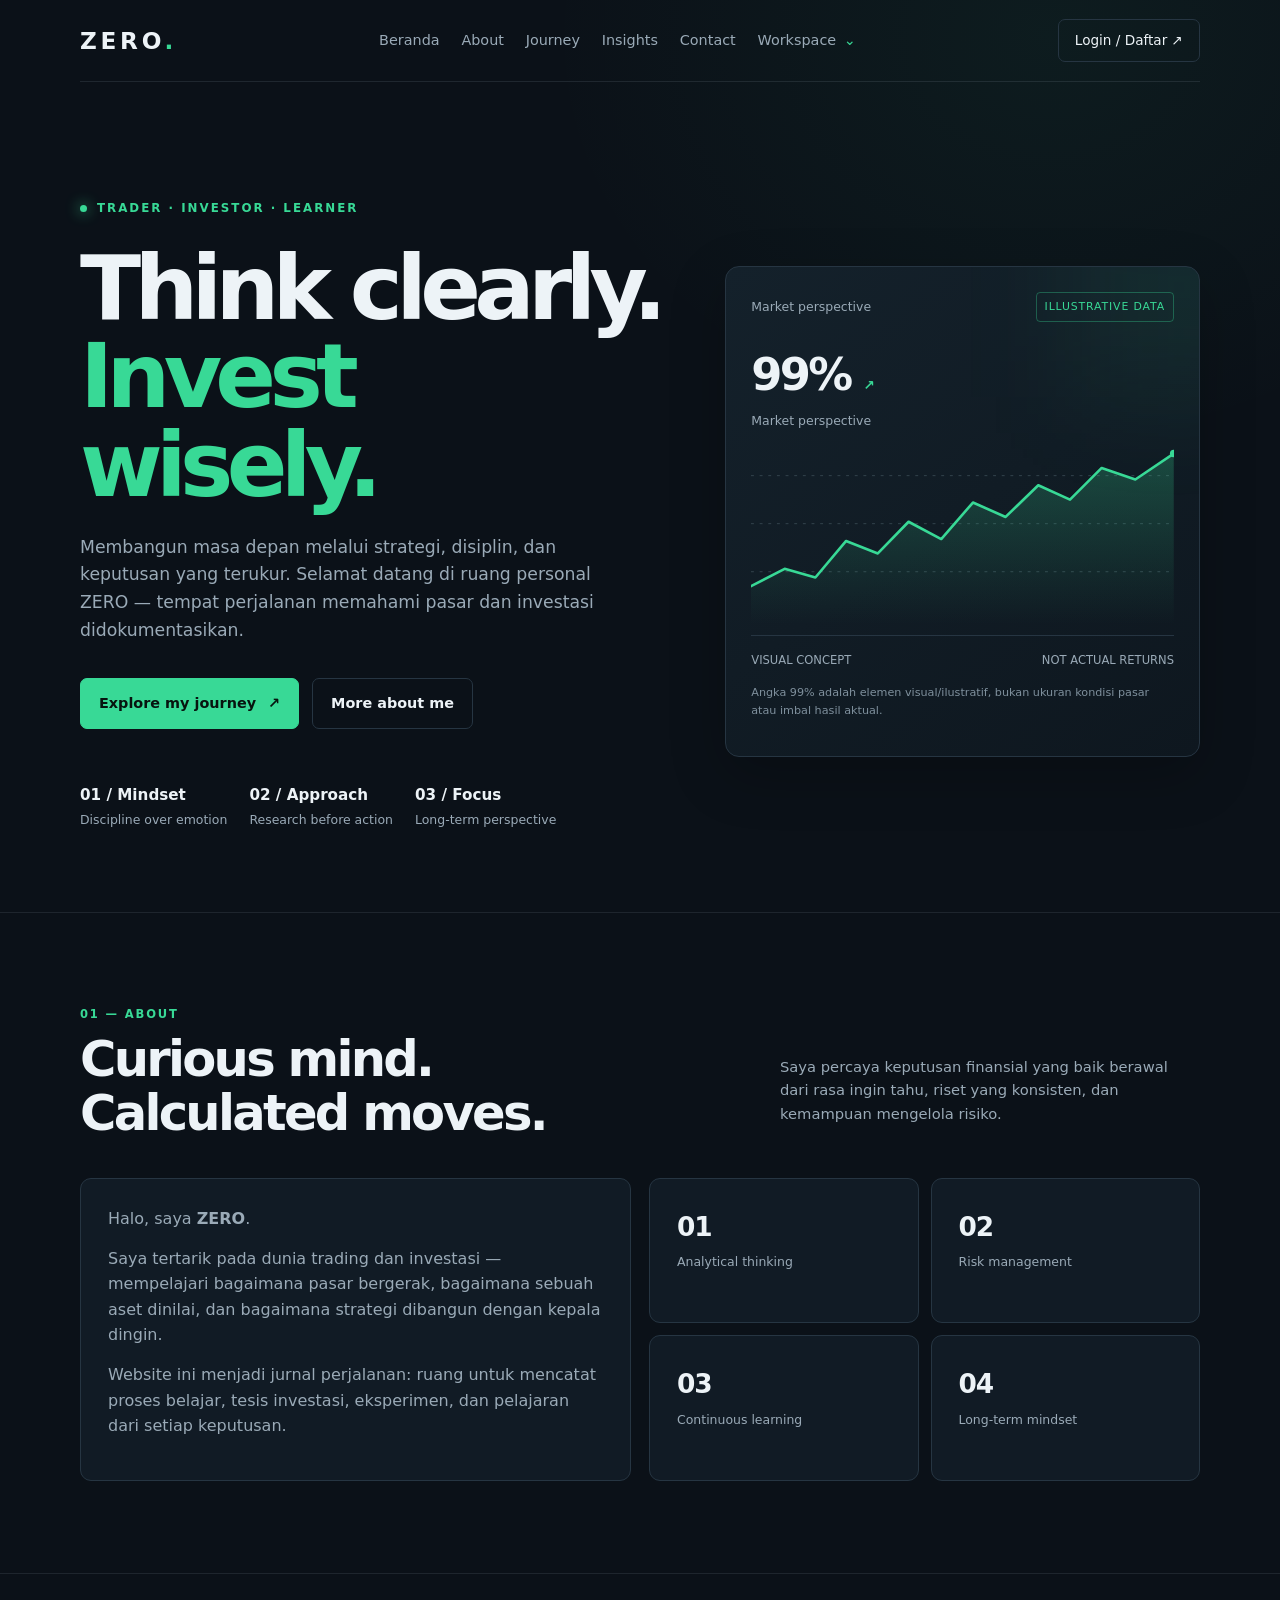
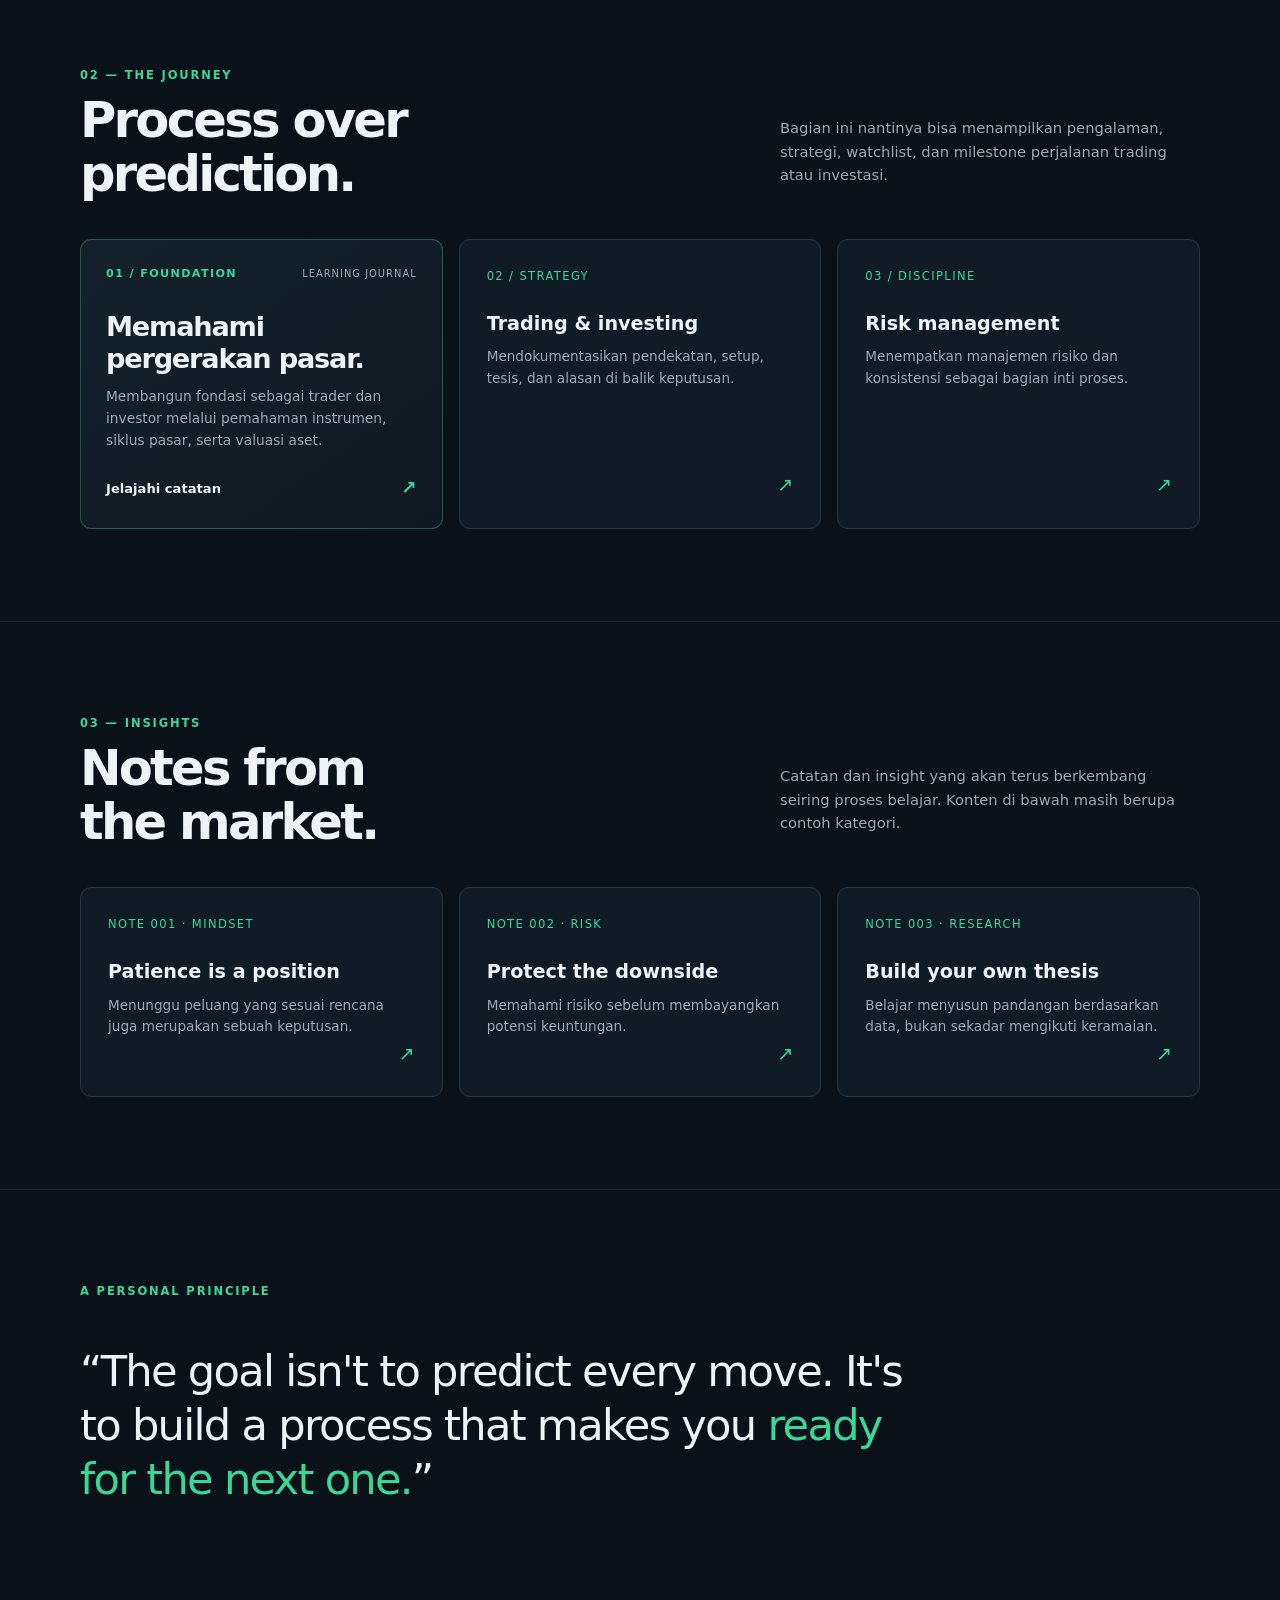
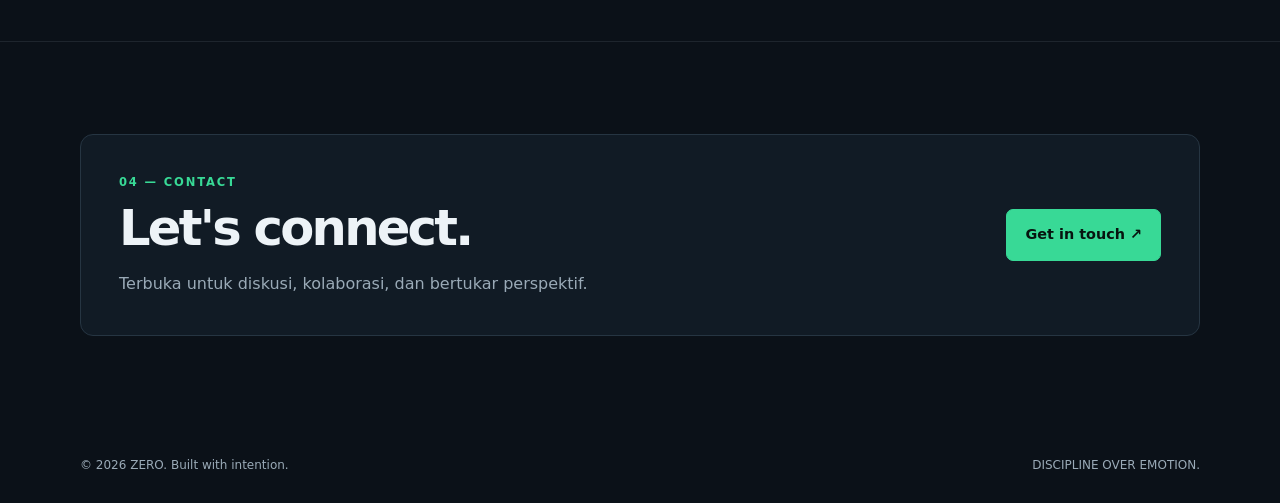
<file: index.html>
<!doctype html>
<html lang="id">
<head>
  <meta charset="utf-8">
  <meta name="viewport" content="width=device-width, initial-scale=1">
  <meta name="theme-color" content="#0b1118">
  <meta name="description" content="ZERO — personal portfolio tentang trading, investasi, strategi, dan disiplin finansial.">
  <title>ZERO — Trader & Investor Portfolio</title>
  <style>
    :root{--bg:#0b1118;--panel:#111b25;--panel2:#15222d;--line:#263542;--text:#edf3f7;--muted:#9aaab7;--green:#38d996;--green2:#9bf0c9;--max:1120px}
    *{box-sizing:border-box}html{scroll-behavior:smooth}body{margin:0;background:var(--bg);color:var(--text);font-family:Inter,ui-sans-serif,system-ui,-apple-system,BlinkMacSystemFont,"Segoe UI",sans-serif;line-height:1.6}a{color:inherit;text-decoration:none}button{font:inherit}.wrap{width:min(var(--max),calc(100% - 48px));margin:auto}.topbar{height:82px;display:flex;align-items:center;justify-content:space-between;border-bottom:1px solid rgba(154,170,183,.14)}.logo{font-size:1.45rem;font-weight:850;letter-spacing:.16em}.logo span{color:var(--green)}.nav{display:flex;gap:30px;color:var(--muted);font-size:.9rem}.nav a:hover,.nav a.active{color:var(--green)}.nav-cta{border:1px solid var(--line);padding:10px 16px;border-radius:7px;font-size:.85rem}.menu{display:none;background:none;color:var(--text);border:1px solid var(--line);border-radius:7px;padding:8px 11px}.hero{padding:112px 0 82px;display:grid;grid-template-columns:1.1fr .9fr;gap:65px;align-items:center}.eyebrow{display:inline-flex;align-items:center;gap:10px;color:var(--green);font-size:.74rem;font-weight:750;letter-spacing:.17em;text-transform:uppercase}.dot{width:7px;height:7px;background:var(--green);border-radius:50%;box-shadow:0 0 14px var(--green)}h1{font-size:clamp(3.5rem,7vw,6.4rem);line-height:.99;letter-spacing:-.075em;margin:24px 0}.accent{color:var(--green)}.lead{max-width:560px;color:var(--muted);font-size:1.08rem}.actions{display:flex;gap:13px;flex-wrap:wrap;margin-top:34px}.btn{display:inline-flex;align-items:center;gap:12px;padding:13px 18px;border-radius:7px;font-weight:700;font-size:.9rem;border:1px solid var(--line);transition:.2s}.btn.primary{background:var(--green);color:#07140f;border-color:var(--green)}.btn:hover{transform:translateY(-2px)}.btn.secondary:hover{border-color:var(--green);color:var(--green)}.hero-note{display:flex;gap:22px;margin-top:54px;color:var(--muted);font-size:.78rem}.hero-note strong{display:block;color:var(--text);font-size:.95rem;margin-bottom:2px}.market-card{background:linear-gradient(145deg,#14212b,#0e171f);border:1px solid var(--line);border-radius:14px;padding:25px;box-shadow:0 25px 80px #0003;position:relative;overflow:hidden}.market-card:before{content:"";position:absolute;width:220px;height:220px;background:#38d99612;filter:blur(55px);right:-90px;top:-90px}.card-head,.card-foot{display:flex;justify-content:space-between;align-items:center;position:relative}.card-label{color:var(--muted);font-size:.78rem}.tag{font-size:.68rem;color:var(--green);border:1px solid #38d99655;padding:5px 8px;border-radius:4px;letter-spacing:.08em}.metric{font-size:2.8rem;font-weight:780;letter-spacing:-.06em;margin:17px 0 0}.metric small{font-size:.85rem;color:var(--green);letter-spacing:0}.chart{width:100%;height:auto;margin:12px 0 2px;position:relative}.gridline{stroke:#34434e;stroke-dasharray:3 6;stroke-width:1}.chart-line{fill:none;stroke:var(--green);stroke-width:2.7;stroke-linecap:round;stroke-linejoin:round}.chart-fill{fill:url(#fade)}.card-foot{border-top:1px solid var(--line);padding-top:15px;color:var(--muted);font-size:.72rem}.section{padding:92px 0;border-top:1px solid rgba(154,170,183,.13)}.section-head{display:flex;justify-content:space-between;align-items:end;gap:30px;margin-bottom:38px}.kicker{color:var(--green);font-size:.72rem;letter-spacing:.16em;font-weight:750;text-transform:uppercase}.section h2{font-size:clamp(2rem,4vw,3.1rem);letter-spacing:-.055em;line-height:1.08;margin:10px 0 0}.section-intro{max-width:420px;color:var(--muted);font-size:.92rem}.about-grid{display:grid;grid-template-columns:1fr 1fr;gap:18px}.about-panel,.info-card,.project-card{background:var(--panel);border:1px solid var(--line);border-radius:11px;padding:27px}.about-panel p{color:var(--muted);margin:0 0 14px}.info-grid{display:grid;grid-template-columns:1fr 1fr;gap:12px}.info-card .num{font-size:1.65rem;font-weight:750;letter-spacing:-.04em}.info-card p{font-size:.78rem;color:var(--muted);margin:4px 0 0}.cards{display:grid;grid-template-columns:repeat(3,1fr);gap:16px}.project-card{min-height:210px;display:flex;flex-direction:column;justify-content:space-between;transition:.2s}.project-card:hover{border-color:#38d99688;transform:translateY(-3px)}.project-no{font-size:.72rem;color:var(--green);letter-spacing:.12em}.project-card h3{font-size:1.2rem;margin:23px 0 7px}.project-card p{font-size:.85rem;color:var(--muted);margin:0}.arrow{align-self:flex-end;color:var(--green);font-size:1.2rem}.journey-card{min-height:230px;display:flex;flex-direction:column;background:linear-gradient(145deg,#14212b,#101922);border:1px solid #38d99655;border-radius:11px;padding:25px;transition:border-color .2s,transform .2s}.journey-card:hover{border-color:var(--green);transform:translateY(-3px)}.journey-header{display:flex;justify-content:space-between;align-items:center;gap:12px}.journey-tag{font-size:.7rem;color:var(--green);font-weight:750;letter-spacing:.12em}.journey-meta{font-size:.62rem;color:var(--muted);letter-spacing:.1em}.journey-card h3{font-size:clamp(1.35rem,2.4vw,1.7rem);line-height:1.18;letter-spacing:-.045em;margin:28px 0 10px}.journey-card p{font-size:.86rem;color:var(--muted);margin:0;max-width:36ch}.journey-link{display:flex;align-items:center;justify-content:space-between;gap:12px;margin-top:auto;padding-top:22px;color:var(--text);font-size:.82rem;font-weight:700}.journey-link span{color:var(--green);font-size:1.15rem;transition:transform .2s}.journey-card:hover .journey-link span{transform:translate(3px,-3px)}.quote{font-size:clamp(1.6rem,3.5vw,2.7rem);letter-spacing:-.04em;line-height:1.25;max-width:850px}.quote span{color:var(--green)}.contact{display:flex;justify-content:space-between;align-items:center;gap:30px;background:var(--panel);border:1px solid var(--line);border-radius:13px;padding:38px}.contact p{color:var(--muted);margin-bottom:0}.footer{padding:28px 0;color:var(--muted);font-size:.75rem;display:flex;justify-content:space-between;gap:20px}.disclaimer{font-size:.7rem;color:#7f909d;margin-top:15px}
    @media(max-width:800px){.hero{grid-template-columns:1fr;gap:42px;padding:78px 0 65px}.hero-copy{max-width:680px}.market-card{max-width:560px}.section{padding:70px 0}.section-head{display:block}.section-intro{margin-top:16px}.cards{grid-template-columns:1fr 1fr}.about-grid{grid-template-columns:1fr}.nav{display:none;position:absolute;top:81px;left:0;right:0;background:#0e1720;padding:22px 24px;flex-direction:column;gap:18px;border-bottom:1px solid var(--line);z-index:5}.nav.open{display:flex}.menu{display:block}.nav-cta{display:none}.contact{align-items:flex-start;flex-direction:column}}
    @media(max-width:520px){.wrap{width:min(100% - 32px,var(--max))}.topbar{height:70px}.nav{top:69px}.hero{padding:65px 0 55px}h1{font-size:3.65rem}.hero-note{gap:16px;flex-wrap:wrap}.market-card{padding:19px}.metric{font-size:2.3rem}.cards,.info-grid{grid-template-columns:1fr}.project-card{min-height:175px}.contact{padding:25px}.footer{flex-direction:column}}

    /* ZERO visual refinement — navigation, accessibility and responsive polish */
    :root{--shadow:0 18px 55px rgba(0,0,0,.22);--green-soft:rgba(56,217,150,.09)}
    body{background-image:radial-gradient(ellipse at 82% 4%,rgba(56,217,150,.055),transparent 34%);background-attachment:fixed}
    .topbar{position:relative;z-index:10;gap:22px}
    .logo{flex:0 0 auto}
    .nav{align-items:center;justify-content:center;gap:clamp(12px,1.7vw,24px);flex:1;white-space:nowrap}
    .nav a,.nav-more summary{transition:color .18s ease}
    .nav-more{position:relative;color:var(--muted);font-size:.9rem;cursor:pointer}
    .nav-more summary{list-style:none}
    .nav-more summary::-webkit-details-marker{display:none}
    .nav-more summary span{color:var(--green);margin-left:3px}
    .nav-more[open] summary,.nav-more summary:hover{color:var(--green)}
    .nav-dropdown{position:absolute;right:0;top:calc(100% + 16px);min-width:220px;padding:9px;background:#111b25;border:1px solid var(--line);border-radius:10px;box-shadow:var(--shadow);display:grid;gap:2px}
    .nav-dropdown a{padding:10px 12px;border-radius:6px}
    .nav-dropdown a:hover{background:var(--green-soft)}
    .nav-cta{flex:0 0 auto;transition:border-color .18s ease,color .18s ease,background .18s ease}
    .nav-cta:hover{border-color:var(--green);color:var(--green);background:var(--green-soft)}
    .skip-link{position:fixed;left:16px;top:12px;z-index:30;padding:10px 14px;background:var(--green);color:#07140f;border-radius:7px;font-weight:750;transform:translateY(-160%)}
    .skip-link:focus{transform:translateY(0)}
    :focus-visible{outline:2px solid var(--green);outline-offset:4px}
    .section{scroll-margin-top:24px}
    .market-card{box-shadow:var(--shadow)}
    .about-panel,.info-card,.project-card,.journey-card,.contact{transition:border-color .2s ease,transform .2s ease}
    .about-panel:hover,.info-card:hover{border-color:#38d99666}
    .btn:focus-visible,.nav-cta:focus-visible{outline-offset:4px}
    @media(max-width:800px){
      .topbar{height:74px}
      .nav{justify-content:flex-start;align-items:stretch;gap:16px;white-space:normal}
      .nav-more{font-size:.95rem}
      .nav-dropdown{position:static;min-width:0;margin-top:10px;box-shadow:none}
      .nav.open{top:73px;padding:20px 24px;max-height:calc(100vh - 74px);overflow-y:auto}
    }
    @media(max-width:520px){
      .topbar{height:70px}
      .nav.open{top:69px}
      .nav-dropdown{margin-left:0}
      .nav-cta{display:none}
      .skip-link{font-size:.85rem}
    }
    @media(prefers-reduced-motion:reduce){
      *,*::before,*::after{scroll-behavior:auto!important;transition:none!important;animation:none!important}
    }
  </style>
</head>
<body>
  <a class="skip-link" href="#main-content">Lewati ke konten utama</a>
  <header class="wrap topbar">
    <a class="logo" href="#home" aria-label="ZERO home">ZERO<span>.</span></a>
    <nav class="nav" id="nav" aria-label="Navigasi utama"><a href="#home" aria-current="page">Beranda</a><a href="#about">About</a><a href="#journey">Journey</a><a href="#insights">Insights</a><a href="#contact">Contact</a><details class="nav-more"><summary>Workspace <span aria-hidden="true">⌄</span></summary><div class="nav-dropdown"><a href="dashboard.html">Dashboard</a><a href="trading-journal.html">Trading Journal</a><a href="investment-tracker.html">Investment Tracker</a><a href="analytics.html">Analytics</a><a href="portofolio.html">Portofolio</a></div></details></nav>
    <a class="nav-cta" href="login.html">Login / Daftar ↗</a>
    <button class="menu" id="menu" aria-label="Buka navigasi" aria-expanded="false">☰</button>
  </header>

  <main id="main-content">
    <section class="wrap hero" id="home">
      <div class="hero-copy">
        <div class="eyebrow"><span class="dot"></span> Trader · Investor · Learner</div>
        <h1>Think clearly.<br><span class="accent">Invest wisely.</span></h1>
        <p class="lead">Membangun masa depan melalui strategi, disiplin, dan keputusan yang terukur. Selamat datang di ruang personal ZERO — tempat perjalanan memahami pasar dan investasi didokumentasikan.</p>
        <div class="actions"><a class="btn primary" href="#journey">Explore my journey <span>↗</span></a><a class="btn secondary" href="#about">More about me</a></div>
        <div class="hero-note"><div><strong>01 / Mindset</strong>Discipline over emotion</div><div><strong>02 / Approach</strong>Research before action</div><div><strong>03 / Focus</strong>Long-term perspective</div></div>
      </div>
      <aside class="market-card" aria-label="Ilustrasi grafik pasar">
        <div class="card-head"><span class="card-label">Market perspective</span><span class="tag">ILLUSTRATIVE DATA</span></div>
        <div class="metric">99% <small>↗</small></div>
        <div class="card-label">Market perspective</div>
        <svg class="chart" viewBox="0 0 440 190" role="img" aria-label="Grafik ilustrasi tren naik">
          <defs><linearGradient id="fade" x1="0" x2="0" y1="0" y2="1"><stop offset="0" stop-color="#38d996" stop-opacity=".25"/><stop offset="1" stop-color="#38d996" stop-opacity="0"/></linearGradient></defs>
          <path class="gridline" d="M0 35H440 M0 85H440 M0 135H440"/>
          <path class="chart-fill" d="M0 150 L35 132 L67 141 L99 103 L132 116 L164 83 L198 101 L231 63 L265 78 L299 45 L332 60 L365 27 L400 39 L440 12 L440 190 L0 190Z"/>
          <path class="chart-line" d="M0 150 L35 132 L67 141 L99 103 L132 116 L164 83 L198 101 L231 63 L265 78 L299 45 L332 60 L365 27 L400 39 L440 12"/>
          <circle cx="440" cy="12" r="4" fill="#38d996"/>
        </svg>
        <div class="card-foot"><span>VISUAL CONCEPT</span><span>NOT ACTUAL RETURNS</span></div>
        <p class="disclaimer">Angka 99% adalah elemen visual/ilustratif, bukan ukuran kondisi pasar atau imbal hasil aktual.</p>
      </aside>
    </section>

    <section class="section" id="about"><div class="wrap">
      <div class="section-head"><div><div class="kicker">01 — About</div><h2>Curious mind.<br>Calculated moves.</h2></div><p class="section-intro">Saya percaya keputusan finansial yang baik berawal dari rasa ingin tahu, riset yang konsisten, dan kemampuan mengelola risiko.</p></div>
      <div class="about-grid"><div class="about-panel"><p>Halo, saya <strong>ZERO</strong>.</p><p>Saya tertarik pada dunia trading dan investasi — mempelajari bagaimana pasar bergerak, bagaimana sebuah aset dinilai, dan bagaimana strategi dibangun dengan kepala dingin.</p><p>Website ini menjadi jurnal perjalanan: ruang untuk mencatat proses belajar, tesis investasi, eksperimen, dan pelajaran dari setiap keputusan.</p></div><div class="info-grid"><div class="info-card"><div class="num">01</div><p>Analytical thinking</p></div><div class="info-card"><div class="num">02</div><p>Risk management</p></div><div class="info-card"><div class="num">03</div><p>Continuous learning</p></div><div class="info-card"><div class="num">04</div><p>Long-term mindset</p></div></div></div>
    </div></section>

    <section class="section" id="journey"><div class="wrap">
      <div class="section-head"><div><div class="kicker">02 — The journey</div><h2>Process over<br>prediction.</h2></div><p class="section-intro">Bagian ini nantinya bisa menampilkan pengalaman, strategi, watchlist, dan milestone perjalanan trading atau investasi.</p></div>
      <div class="cards"><article class="journey-card"><div class="journey-header"><span class="journey-tag">01 / FOUNDATION</span><span class="journey-meta">LEARNING JOURNAL</span></div><h3>Memahami<br>pergerakan pasar.</h3><p>Membangun fondasi sebagai trader dan investor melalui pemahaman instrumen, siklus pasar, serta valuasi aset.</p><a href="#insights" class="journey-link">Jelajahi catatan <span>↗</span></a></article><article class="project-card"><div><div class="project-no">02 / STRATEGY</div><h3>Trading & investing</h3><p>Mendokumentasikan pendekatan, setup, tesis, dan alasan di balik keputusan.</p></div><span class="arrow">↗</span></article><article class="project-card"><div><div class="project-no">03 / DISCIPLINE</div><h3>Risk management</h3><p>Menempatkan manajemen risiko dan konsistensi sebagai bagian inti proses.</p></div><span class="arrow">↗</span></article></div>
    </div></section>

    <section class="section" id="insights"><div class="wrap">
      <div class="section-head"><div><div class="kicker">03 — Insights</div><h2>Notes from<br>the market.</h2></div><p class="section-intro">Catatan dan insight yang akan terus berkembang seiring proses belajar. Konten di bawah masih berupa contoh kategori.</p></div>
      <div class="cards"><article class="project-card"><div><div class="project-no">NOTE 001 · MINDSET</div><h3>Patience is a position</h3><p>Menunggu peluang yang sesuai rencana juga merupakan sebuah keputusan.</p></div><span class="arrow">↗</span></article><article class="project-card"><div><div class="project-no">NOTE 002 · RISK</div><h3>Protect the downside</h3><p>Memahami risiko sebelum membayangkan potensi keuntungan.</p></div><span class="arrow">↗</span></article><article class="project-card"><div><div class="project-no">NOTE 003 · RESEARCH</div><h3>Build your own thesis</h3><p>Belajar menyusun pandangan berdasarkan data, bukan sekadar mengikuti keramaian.</p></div><span class="arrow">↗</span></article></div>
    </div></section>

    <section class="section"><div class="wrap"><div class="kicker">A personal principle</div><p class="quote">“The goal isn't to predict every move. It's to build a process that makes you <span>ready for the next one.</span>”</p></div></section>

    <section class="section" id="contact"><div class="wrap"><div class="contact"><div><div class="kicker">04 — Contact</div><h2>Let's connect.</h2><p>Terbuka untuk diskusi, kolaborasi, dan bertukar perspektif.</p></div><a class="btn primary" href="mailto:hello@zero.example">Get in touch ↗</a></div></div></section>
  </main>
  <footer class="wrap footer"><span>© <span id="year"></span> ZERO. Built with intention.</span><span>DISCIPLINE OVER EMOTION.</span></footer>
  <script>
    const menu=document.getElementById('menu');const nav=document.getElementById('nav');
    menu.addEventListener('click',()=>{const open=nav.classList.toggle('open');menu.setAttribute('aria-expanded',String(open));menu.textContent=open?'✕':'☰'});
    nav.querySelectorAll('a').forEach(a=>a.addEventListener('click',()=>{nav.classList.remove('open');menu.setAttribute('aria-expanded','false');menu.textContent='☰'}));
    document.getElementById('year').textContent=new Date().getFullYear();
  </script>
</body>
</html>
</file>
